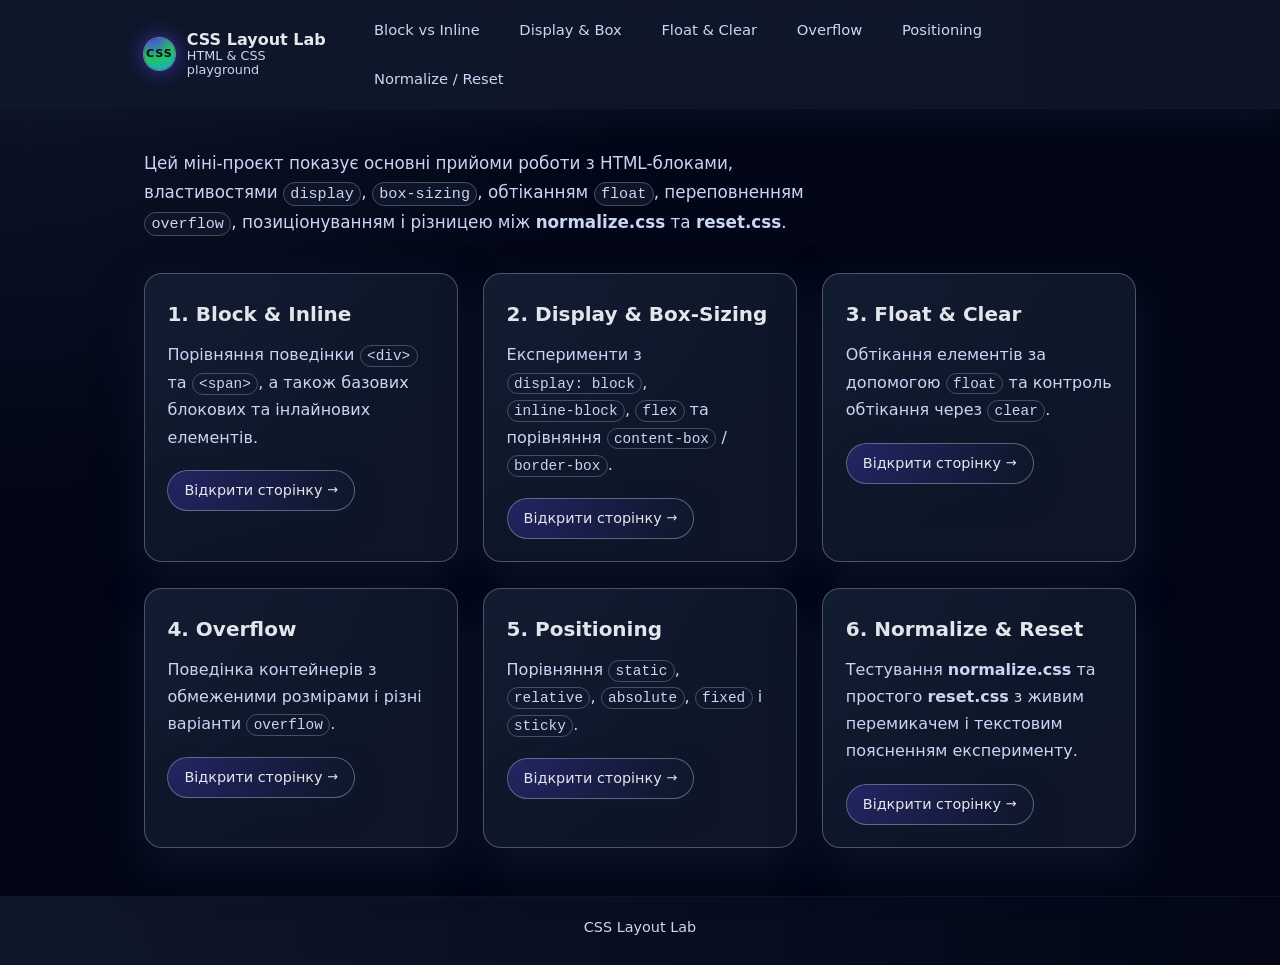
<file: index.html>
<!DOCTYPE html>
<html lang="uk">
<head>
    <meta charset="UTF-8" />
    <title>CSS Layout Lab – Overview</title>
    <meta name="viewport" content="width=device-width, initial-scale=1" />
    <link rel="stylesheet" href="css/styles.css" />
</head>
<body>
<div class="site-shell">
    <header class="site-header">
        <div class="nav-inner">
            <a href="index.html" class="brand">
                <div class="brand-mark">CSS</div>
                <div class="brand-text">
                    <span class="brand-title">CSS Layout Lab</span>
                    <span class="brand-subtitle">HTML &amp; CSS playground</span>
                </div>
            </a>
            <nav class="nav-links">
                <a href="blocks-inline.html">Block vs Inline</a>
                <a href="display-box-sizing.html">Display &amp; Box</a>
                <a href="float-clear.html">Float &amp; Clear</a>
                <a href="overflow.html">Overflow</a>
                <a href="positioning.html">Positioning</a>
                <a href="normalize-reset.html">Normalize / Reset</a>
            </nav>
        </div>
    </header>

    <main class="page-main">
        <section class="page-header">
            <p class="page-intro">
                Цей міні-проєкт показує основні прийоми роботи з HTML-блоками,
                властивостями <code class="code-inline">display</code>,
                <code class="code-inline">box-sizing</code>, обтіканням
                <code class="code-inline">float</code>, переповненням
                <code class="code-inline">overflow</code>, позиціонуванням
                і різницею між <strong>normalize.css</strong> та
                <strong>reset.css</strong>.
            </p>
        </section>

        <section class="cards-grid">
            <article class="card">
                <h2 class="card-title">1. Block &amp; Inline</h2>
                <p class="card-text">
                    Порівняння поведінки <code class="code-inline">&lt;div&gt;</code> та
                    <code class="code-inline">&lt;span&gt;</code>, а також базових
                    блокових та інлайнових елементів.
                </p>
                <a class="card-link" href="blocks-inline.html">Відкрити сторінку</a>
            </article>

            <article class="card">
                <h2 class="card-title">2. Display &amp; Box-Sizing</h2>
                <p class="card-text">
                    Експерименти з<br>
                    <code class="code-inline">display: block</code>,<br>
                    <code class="code-inline">inline-block</code>,
                    <code class="code-inline">flex</code> та порівняння
                    <code class="code-inline">content-box</code> /
                    <code class="code-inline">border-box</code>.
                </p>
                <a class="card-link" href="display-box-sizing.html">Відкрити сторінку</a>
            </article>

            <article class="card">
                <h2 class="card-title">3. Float &amp; Clear</h2>
                <p class="card-text">
                    Обтікання елементів за допомогою
                    <code class="code-inline">float</code> та контроль обтікання
                    через <code class="code-inline">clear</code>.
                </p>
                <a class="card-link" href="float-clear.html">Відкрити сторінку</a>
            </article>

            <article class="card">
                <h2 class="card-title">4. Overflow</h2>
                <p class="card-text">
                    Поведінка контейнерів з обмеженими розмірами і різні варіанти
                    <code class="code-inline">overflow</code>.
                </p>
                <a class="card-link" href="overflow.html">Відкрити сторінку</a>
            </article>

            <article class="card">
                <h2 class="card-title">5. Positioning</h2>
                <p class="card-text">
                    Порівняння <code class="code-inline">static</code>,
                    <code class="code-inline">relative</code>,
                    <code class="code-inline">absolute</code>,
                    <code class="code-inline">fixed</code> і
                    <code class="code-inline">sticky</code>.
                </p>
                <a class="card-link" href="positioning.html">Відкрити сторінку</a>
            </article>

            <article class="card">
                <h2 class="card-title">6. Normalize &amp; Reset</h2>
                <p class="card-text">
                    Тестування <strong>normalize.css</strong> та простого
                    <strong>reset.css</strong> з живим перемикачем і текстовим
                    поясненням експерименту.
                </p>
                <a class="card-link" href="normalize-reset.html">Відкрити сторінку</a>
            </article>
        </section>
    </main>

    <footer class="site-footer">
        <p class="footer-text">CSS Layout Lab</p>
    </footer>
</div>
</body>
</html>
</file>
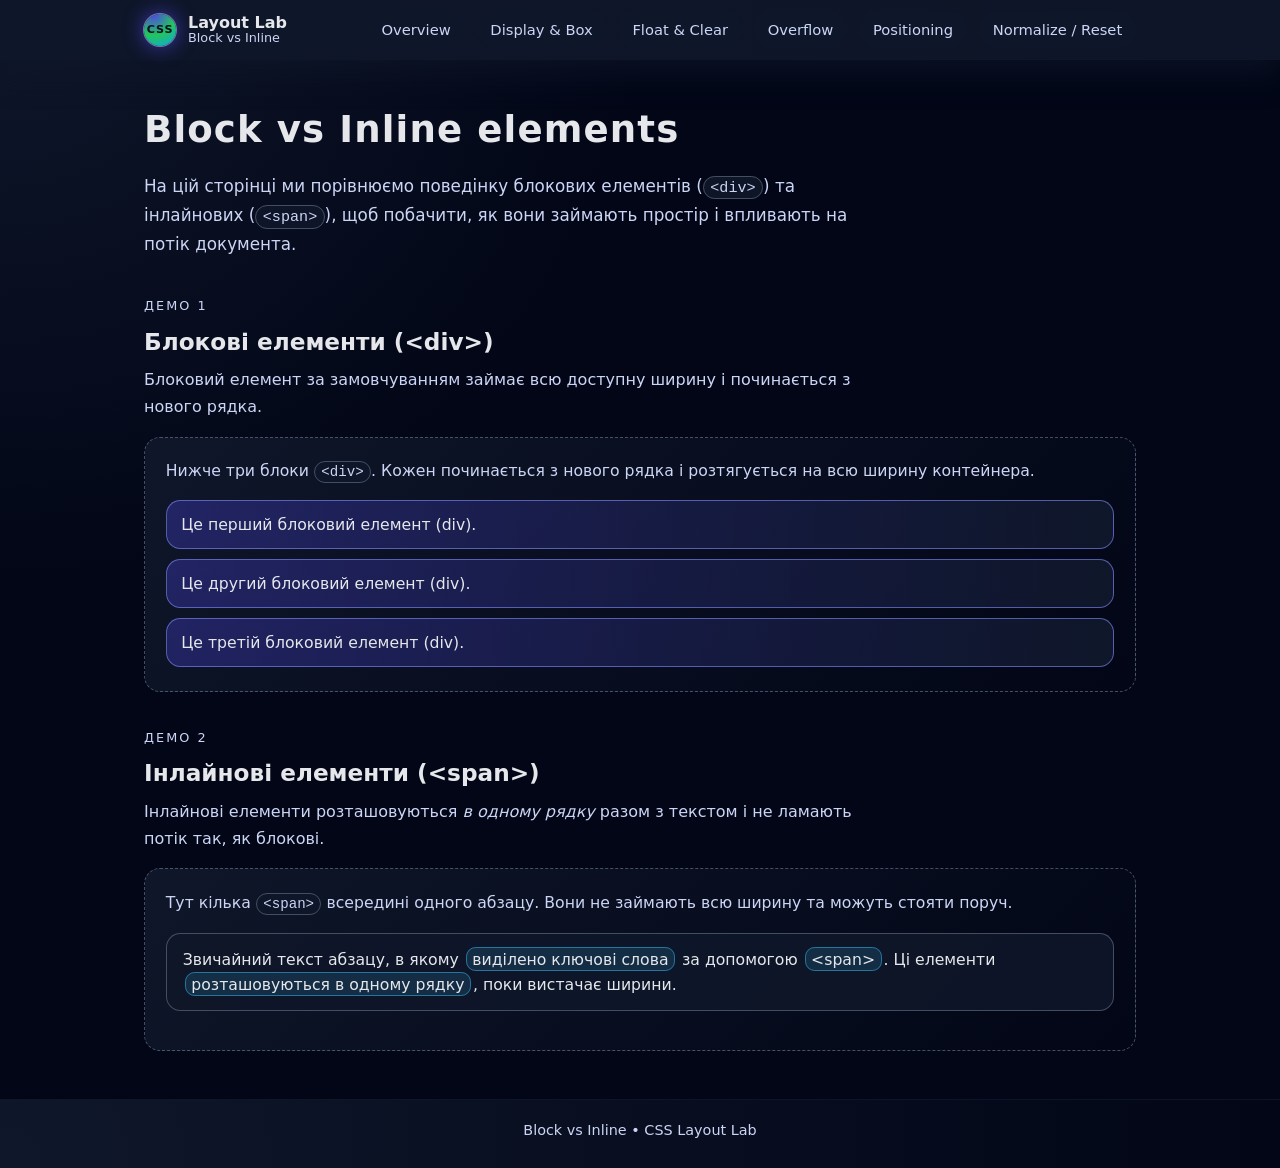
<file: blocks-inline.html>
<!DOCTYPE html>
<html lang="uk">
<head>
    <meta charset="UTF-8" />
    <title>Block vs Inline – CSS Layout Lab</title>
    <meta name="viewport" content="width=device-width, initial-scale=1" />
    <link rel="stylesheet" href="css/styles.css" />
</head>
<body>
<div class="site-shell">
    <header class="site-header">
        <div class="nav-inner">
            <a href="index.html" class="brand">
                <div class="brand-mark">CSS</div>
                <div class="brand-text">
                    <span class="brand-title">Layout Lab</span>
                    <span class="brand-subtitle">Block vs Inline</span>
                </div>
            </a>
            <nav class="nav-links">
                <a href="index.html">Overview</a>
                <a href="display-box-sizing.html">Display &amp; Box</a>
                <a href="float-clear.html">Float &amp; Clear</a>
                <a href="overflow.html">Overflow</a>
                <a href="positioning.html">Positioning</a>
                <a href="normalize-reset.html">Normalize / Reset</a>
            </nav>
        </div>
    </header>

    <main class="page-main">
        <section class="page-header">
            <h1 class="page-title">Block vs Inline elements</h1>
            <p class="page-intro">
                На цій сторінці ми порівнюємо поведінку блокових елементів
                (<code class="code-inline">&lt;div&gt;</code>) та інлайнових
                (<code class="code-inline">&lt;span&gt;</code>), щоб побачити,
                як вони займають простір і впливають на потік документа.
            </p>
        </section>

        <section class="demo-section">
            <div class="demo-label">Демо 1</div>
            <h2 class="section-title">Блокові елементи (&lt;div&gt;)</h2>
            <p class="section-subtitle">
                Блоковий елемент за замовчуванням займає всю доступну ширину
                і починається з нового рядка.
            </p>
            <div class="demo-area">
                <p class="demo-caption">
                    Нижче три блоки <code class="code-inline">&lt;div&gt;</code>.
                    Кожен починається з нового рядка і розтягується на всю ширину контейнера.
                </p>
                <div class="block-row">
                    <div class="block-demo-box">Це перший блоковий елемент (div).</div>
                    <div class="block-demo-box">Це другий блоковий елемент (div).</div>
                    <div class="block-demo-box">Це третій блоковий елемент (div).</div>
                </div>
            </div>
        </section>

        <section class="demo-section">
            <div class="demo-label">Демо 2</div>
            <h2 class="section-title">Інлайнові елементи (&lt;span&gt;)</h2>
            <p class="section-subtitle">
                Інлайнові елементи розташовуються <em>в одному рядку</em> разом з текстом
                і не ламають потік так, як блокові.
            </p>
            <div class="demo-area">
                <p class="demo-caption">
                    Тут кілька <code class="code-inline">&lt;span&gt;</code> всередині
                    одного абзацу. Вони не займають всю ширину та можуть стояти поруч.
                </p>
                <p class="inline-demo-text">
                    Звичайний текст абзацу, в якому
                    <span class="inline-demo-span">виділено ключові слова</span>
                    за допомогою
                    <span class="inline-demo-span">&lt;span&gt;</span>. Ці елементи
                    <span class="inline-demo-span">розташовуються в одному рядку</span>,
                    поки вистачає ширини.
                </p>
            </div>
        </section>
    </main>

    <footer class="site-footer">
        <p class="footer-text">Block vs Inline • CSS Layout Lab</p>
    </footer>
</div>
</body>
</html>
</file>
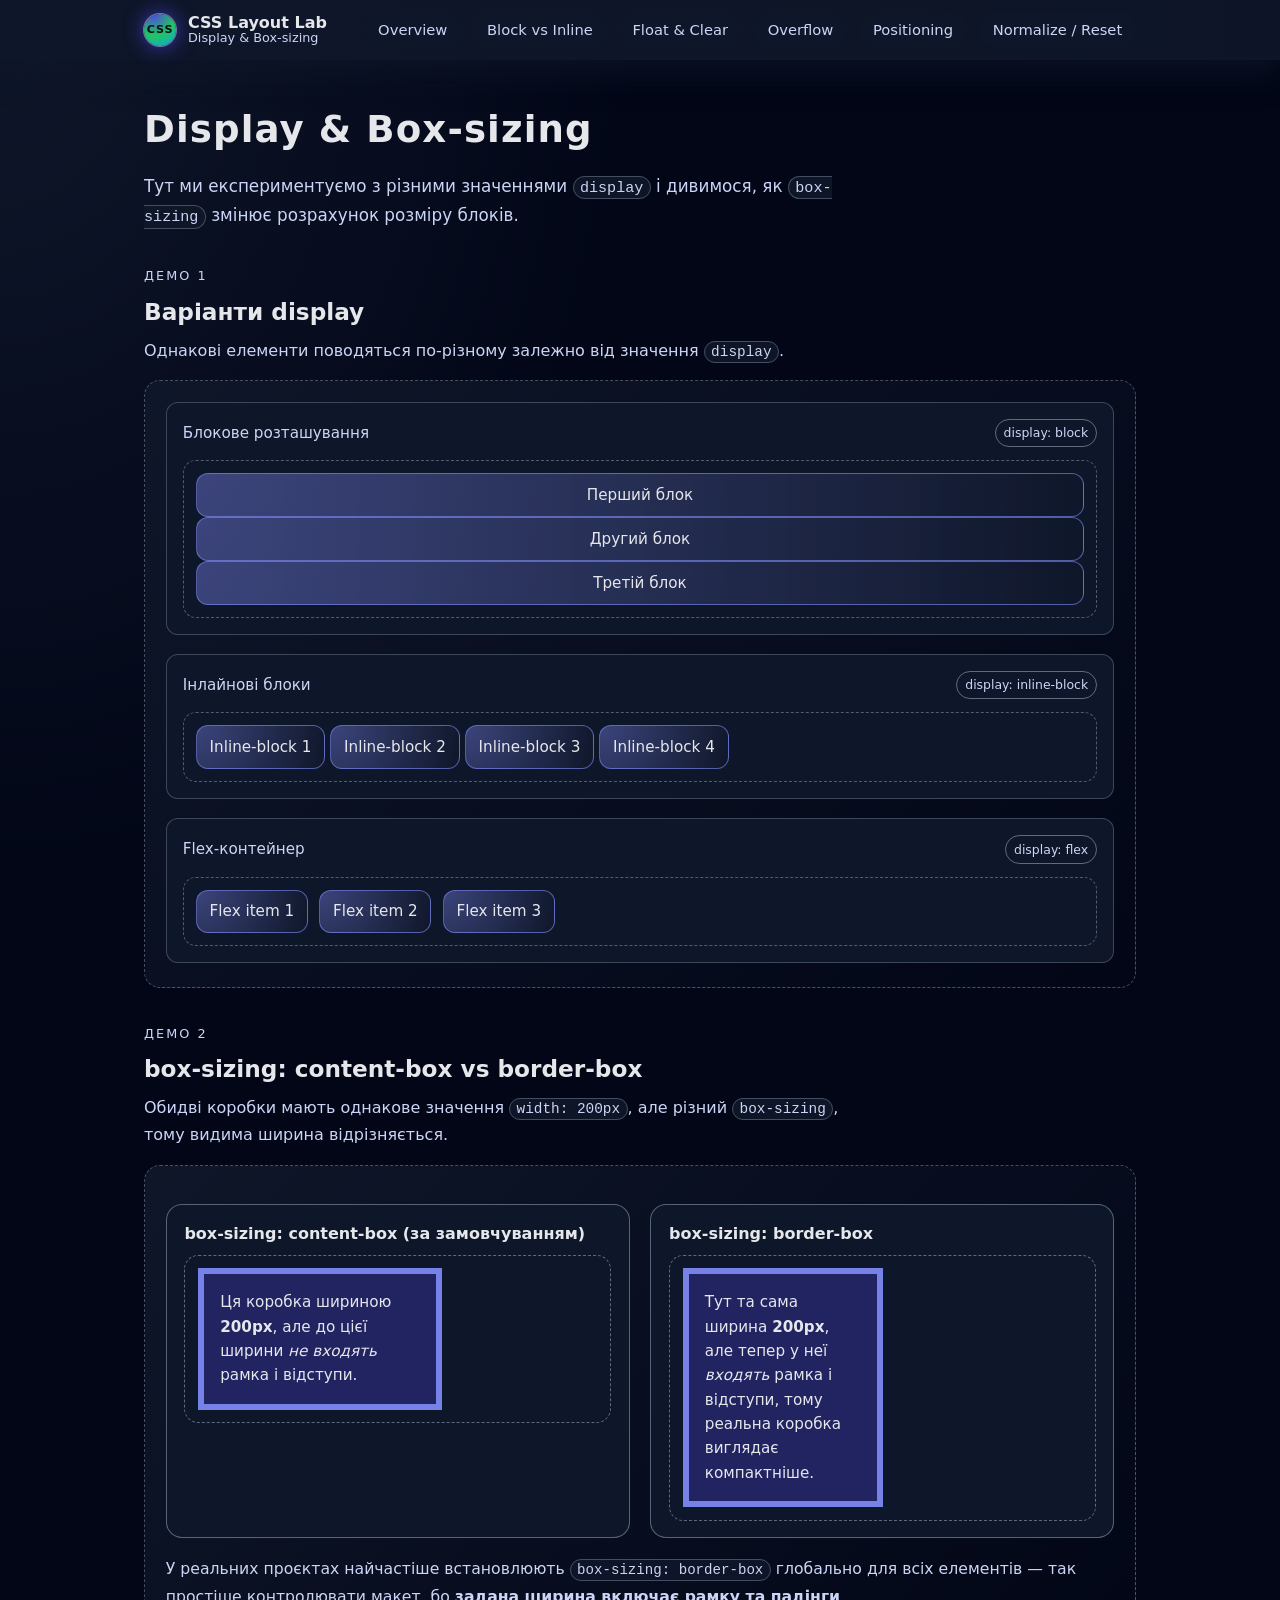
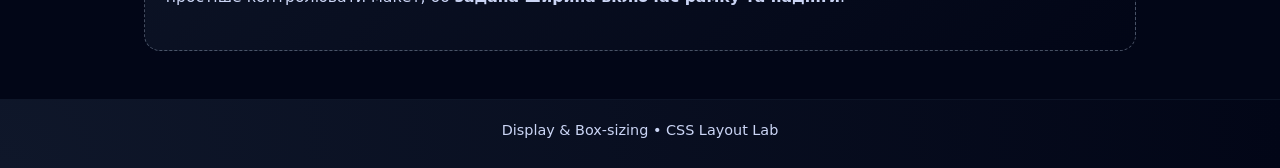
<file: display-box-sizing.html>
<!DOCTYPE html>
<html lang="uk">
<head>
    <meta charset="UTF-8" />
    <title>Display &amp; Box-sizing – CSS Layout Lab</title>
    <meta name="viewport" content="width=device-width, initial-scale=1" />
    <link rel="stylesheet" href="css/styles.css" />
</head>
<body>
<div class="site-shell">
    <header class="site-header">
        <div class="nav-inner">
            <a href="index.html" class="brand">
                <div class="brand-mark">CSS</div>
                <div class="brand-text">
                    <span class="brand-title">CSS Layout Lab</span>
                    <span class="brand-subtitle">Display &amp; Box-sizing</span>
                </div>
            </a>
            <nav class="nav-links">
                <a href="index.html">Overview</a>
                <a href="blocks-inline.html">Block vs Inline</a>
                <a href="float-clear.html">Float &amp; Clear</a>
                <a href="overflow.html">Overflow</a>
                <a href="positioning.html">Positioning</a>
                <a href="normalize-reset.html">Normalize / Reset</a>
            </nav>
        </div>
    </header>

    <main class="page-main">
        <section class="page-header">
            <h1 class="page-title">Display &amp; Box-sizing</h1>
            <p class="page-intro">
                Тут ми експериментуємо з різними значеннями
                <code class="code-inline">display</code> і дивимося, як
                <code class="code-inline">box-sizing</code> змінює розрахунок
                розміру блоків.
            </p>
        </section>

        <section class="demo-section">
            <div class="demo-label">Демо 1</div>
            <h2 class="section-title">Варіанти display</h2>
            <p class="section-subtitle">
                Однакові елементи поводяться по-різному залежно від значення
                <code class="code-inline">display</code>.
            </p>

            <div class="demo-area">
                <div class="display-grid">
                    <div class="display-row display-row--block">
                        <div class="display-row-header">
                            <span>Блокове розташування</span>
                            <span class="display-badge">display: block</span>
                        </div>
                        <div class="display-items">
                            <div class="display-item">Перший блок</div>
                            <div class="display-item">Другий блок</div>
                            <div class="display-item">Третій блок</div>
                        </div>
                    </div>

                    <div class="display-row display-row--inline-block">
                        <div class="display-row-header">
                            <span>Інлайнові блоки</span>
                            <span class="display-badge">display: inline-block</span>
                        </div>
                        <div class="display-items">
                            <div class="display-item">Inline-block 1</div>
                            <div class="display-item">Inline-block 2</div>
                            <div class="display-item">Inline-block 3</div>
                            <div class="display-item">Inline-block 4</div>
                        </div>
                    </div>

                    <div class="display-row display-row--flex">
                        <div class="display-row-header">
                            <span>Flex-контейнер</span>
                            <span class="display-badge">display: flex</span>
                        </div>
                        <div class="display-items">
                            <div class="display-item">Flex item 1</div>
                            <div class="display-item">Flex item 2</div>
                            <div class="display-item">Flex item 3</div>
                        </div>
                    </div>
                </div>
            </div>
        </section>

        <section class="demo-section">
            <div class="demo-label">Демо 2</div>
            <h2 class="section-title">box-sizing: content-box vs border-box</h2>
            <p class="section-subtitle">
                Обидві коробки мають однакове значення
                <code class="code-inline">width: 200px</code>, але різний
                <code class="code-inline">box-sizing</code>, тому видима ширина
                відрізняється.
            </p>

            <div class="demo-area">
                <div class="box-sizing-grid">
                    <div class="box-demo">
                        <h3 class="box-demo-title">box-sizing: content-box (за замовчуванням)</h3>
                        <div class="box-demo-inner">
                            <div class="box-demo-measured box-demo-measured--content">
                                Ця коробка шириною <strong>200px</strong>, але до цієї ширини
                                <em>не входять</em> рамка і відступи.
                            </div>
                        </div>
                    </div>

                    <div class="box-demo">
                        <h3 class="box-demo-title">box-sizing: border-box</h3>
                        <div class="box-demo-inner">
                            <div class="box-demo-measured box-demo-measured--border">
                                Тут та сама ширина <strong>200px</strong>, але тепер у неї
                                <em>входять</em> рамка і відступи, тому реальна коробка
                                виглядає компактніше.
                            </div>
                        </div>
                    </div>
                </div>

                <p class="experiment-text">
                    У реальних проєктах найчастіше встановлюють
                    <code class="code-inline">box-sizing: border-box</code> глобально
                    для всіх елементів — так простіше контролювати макет, бо
                    <strong>задана ширина включає рамку та падінги</strong>.
                </p>
            </div>
        </section>
    </main>

    <footer class="site-footer">
        <p class="footer-text">Display &amp; Box-sizing • CSS Layout Lab</p>
    </footer>
</div>
</body>
</html>
</file>
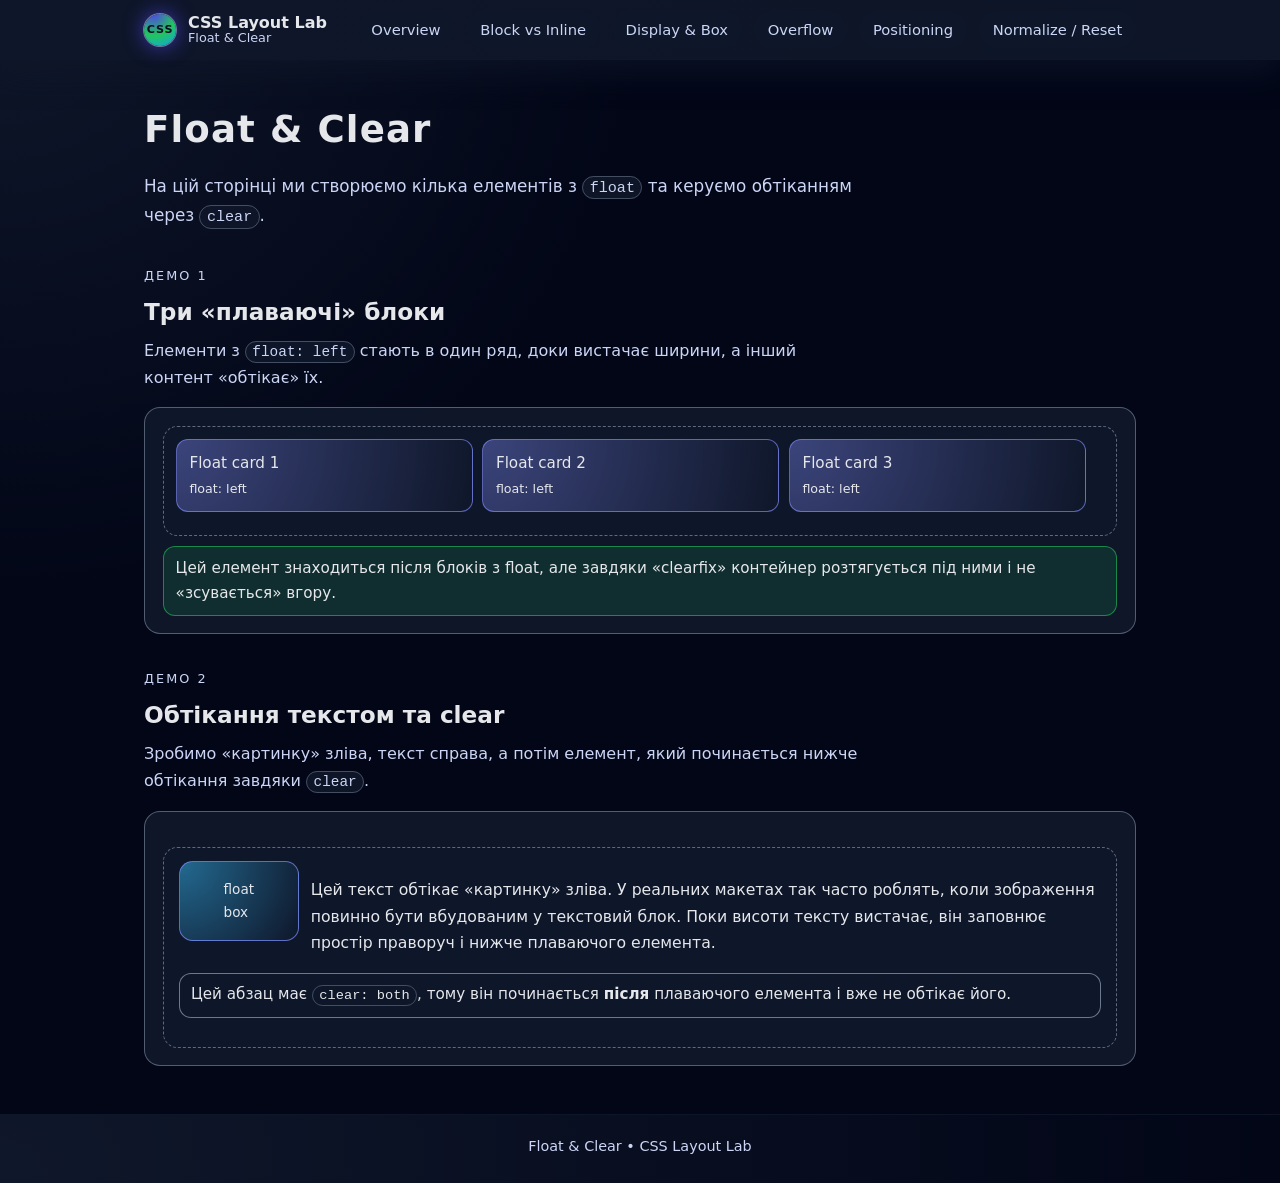
<file: float-clear.html>
<!DOCTYPE html>
<html lang="uk">
<head>
    <meta charset="UTF-8" />
    <title>Float &amp; Clear – CSS Layout Lab</title>
    <meta name="viewport" content="width=device-width, initial-scale=1" />
    <link rel="stylesheet" href="css/styles.css" />
</head>
<body>
<div class="site-shell">
    <header class="site-header">
        <div class="nav-inner">
            <a href="index.html" class="brand">
                <div class="brand-mark">CSS</div>
                <div class="brand-text">
                    <span class="brand-title">CSS Layout Lab</span>
                    <span class="brand-subtitle">Float &amp; Clear</span>
                </div>
            </a>
            <nav class="nav-links">
                <a href="index.html">Overview</a>
                <a href="blocks-inline.html">Block vs Inline</a>
                <a href="display-box-sizing.html">Display &amp; Box</a>
                <a href="overflow.html">Overflow</a>
                <a href="positioning.html">Positioning</a>
                <a href="normalize-reset.html">Normalize / Reset</a>
            </nav>
        </div>
    </header>

    <main class="page-main">
        <section class="page-header">
            <h1 class="page-title">Float &amp; Clear</h1>
            <p class="page-intro">
                На цій сторінці ми створюємо кілька елементів з
                <code class="code-inline">float</code> та керуємо обтіканням
                через <code class="code-inline">clear</code>.
            </p>
        </section>

        <section class="demo-section">
            <div class="demo-label">Демо 1</div>
            <h2 class="section-title">Три «плаваючі» блоки</h2>
            <p class="section-subtitle">
                Елементи з <code class="code-inline">float: left</code> стають
                в один ряд, доки вистачає ширини, а інший контент «обтікає» їх.
            </p>

            <div class="demo-area float-demo">
                <div class="float-cards">
                    <div class="float-card">Float card 1<br /><small>float: left</small></div>
                    <div class="float-card">Float card 2<br /><small>float: left</small></div>
                    <div class="float-card">Float card 3<br /><small>float: left</small></div>
                </div>
                <div class="float-clear-target">
                    Цей елемент знаходиться після блоків з float, але завдяки
                    «clearfix» контейнер розтягується під ними і не «зсувається» вгору.
                </div>
            </div>
        </section>

        <section class="demo-section">
            <div class="demo-label">Демо 2</div>
            <h2 class="section-title">Обтікання текстом та clear</h2>
            <p class="section-subtitle">
                Зробимо «картинку» зліва, текст справа, а потім елемент, який
                починається нижче обтікання завдяки <code class="code-inline">clear</code>.
            </p>

            <div class="demo-area float-demo">
                <div class="float-image-container">
                    <div class="float-image-box">
                        float<br />box
                    </div>
                    <p>
                        Цей текст обтікає «картинку» зліва. У реальних макетах
                        так часто роблять, коли зображення повинно бути вбудованим
                        у текстовий блок. Поки висоти тексту вистачає, він заповнює
                        простір праворуч і нижче плаваючого елемента.
                    </p>
                    <p class="text-after-clear">
                        Цей абзац має <code class="code-inline">clear: both</code>,
                        тому він починається <strong>після</strong> плаваючого
                        елемента і вже не обтікає його.
                    </p>
                </div>
            </div>
        </section>
    </main>

    <footer class="site-footer">
        <p class="footer-text">Float &amp; Clear • CSS Layout Lab</p>
    </footer>
</div>
</body>
</html>
</file>
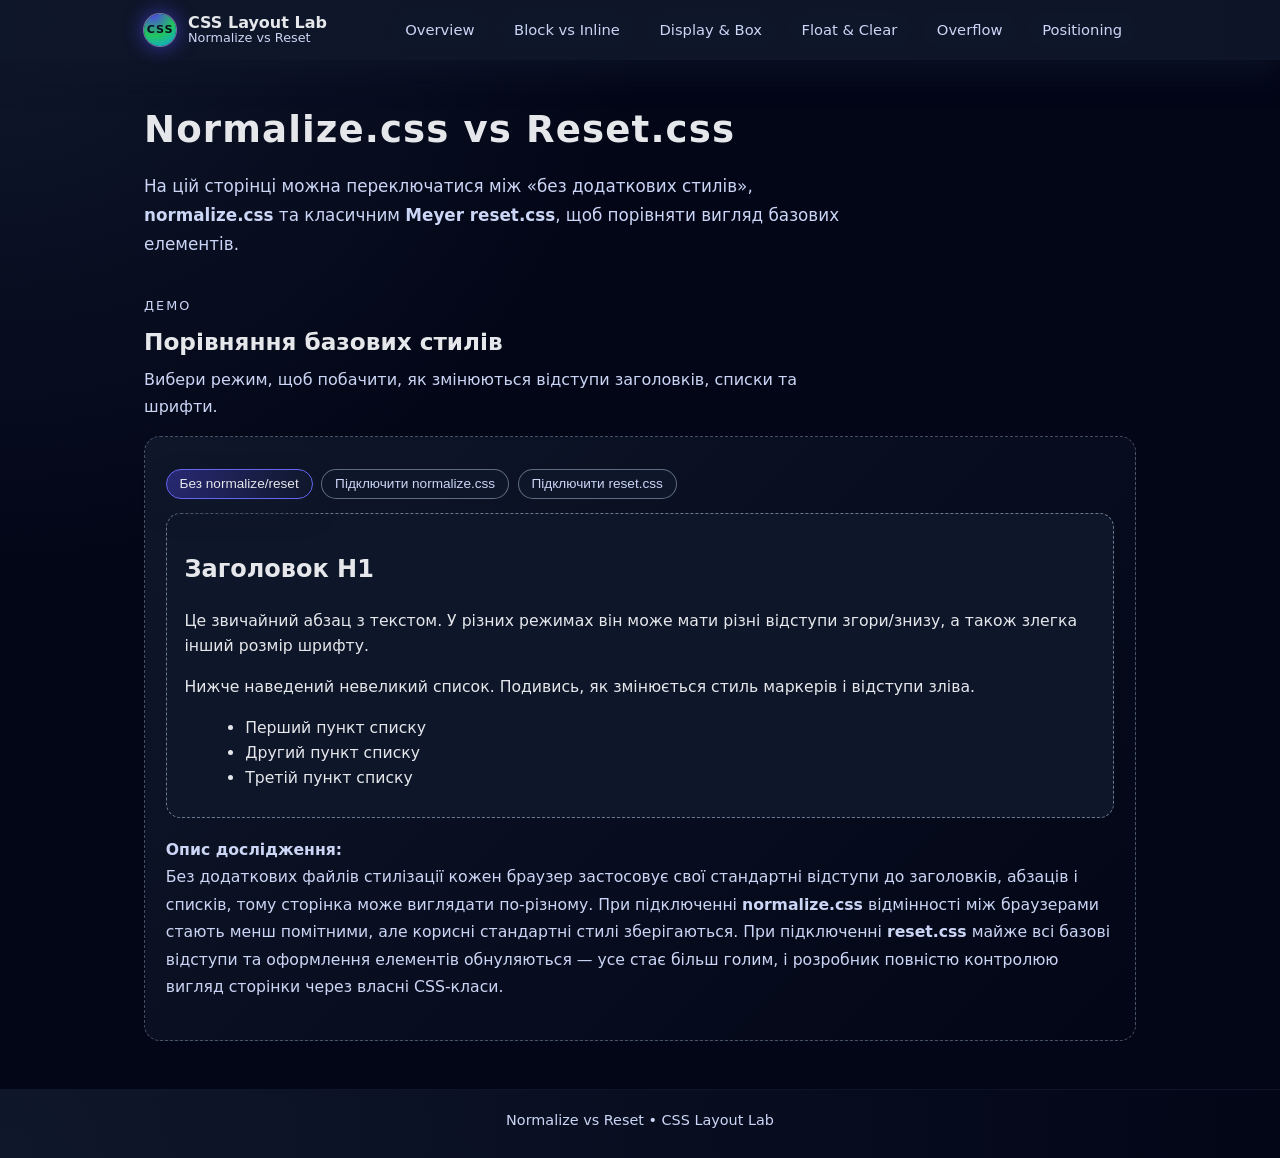
<file: normalize-reset.html>
<!DOCTYPE html>
<html lang="uk">
<head>
    <meta charset="UTF-8" />
    <title>Normalize vs Reset – CSS Layout Lab</title>
    <meta name="viewport" content="width=device-width, initial-scale=1" />
    <link id="normalizeStylesheet" rel="stylesheet" href="css/normalize.css" disabled>
    <link id="resetStylesheet" rel="stylesheet" href="css/reset.css" disabled>
    <link rel="stylesheet" href="css/styles.css" />
</head>
<body>
<div class="site-shell">
    <header class="site-header">
        <div class="nav-inner">
            <a href="index.html" class="brand">
                <div class="brand-mark">CSS</div>
                <div class="brand-text">
                    <span class="brand-title">CSS Layout Lab</span>
                    <span class="brand-subtitle">Normalize vs Reset</span>
                </div>
            </a>
            <nav class="nav-links">
                <a href="index.html">Overview</a>
                <a href="blocks-inline.html">Block vs Inline</a>
                <a href="display-box-sizing.html">Display &amp; Box</a>
                <a href="float-clear.html">Float &amp; Clear</a>
                <a href="overflow.html">Overflow</a>
                <a href="positioning.html">Positioning</a>
            </nav>
        </div>
    </header>

    <main class="page-main">
        <section class="page-header">
            <h1 class="page-title">Normalize.css vs Reset.css</h1>
            <p class="page-intro">
                На цій сторінці можна переключатися між «без додаткових стилів»,
                <strong>normalize.css</strong> та класичним <strong>Meyer reset.css</strong>,
                щоб порівняти вигляд базових елементів.
            </p>
        </section>

        <section class="demo-section">
            <div class="demo-label">Демо</div>
            <h2 class="section-title">Порівняння базових стилів</h2>
            <p class="section-subtitle">
                Вибери режим, щоб побачити, як змінюються відступи заголовків,
                списки та шрифти.
            </p>

            <div class="demo-area">
                <div class="normalize-controls">
                    <button class="normalize-button normalize-button--active" data-mode="none">
                        Без normalize/reset
                    </button>
                    <button class="normalize-button" data-mode="normalize">
                        Підключити normalize.css
                    </button>
                    <button class="normalize-button" data-mode="reset">
                        Підключити reset.css
                    </button>
                </div>

                <div class="normalize-sample">
                    <h1>Заголовок H1</h1>
                    <p>
                        Це звичайний абзац з текстом. У різних режимах він може мати різні
                        відступи згори/знизу, а також злегка інший розмір шрифту.
                    </p>
                    <p>
                        Нижче наведений невеликий список. Подивись, як змінюється стиль
                        маркерів і відступи зліва.
                    </p>
                    <ul>
                        <li>Перший пункт списку</li>
                        <li>Другий пункт списку</li>
                        <li>Третій пункт списку</li>
                    </ul>
                </div>

                <p class="experiment-text">
                    <strong>Опис дослідження:</strong><br />
                    Без додаткових файлів стилізації кожен браузер застосовує свої
                    стандартні відступи до заголовків, абзаців і списків, тому
                    сторінка може виглядати по-різному. При підключенні
                    <strong>normalize.css</strong> відмінності між браузерами стають
                    менш помітними, але корисні стандартні стилі зберігаються.
                    При підключенні <strong>reset.css</strong> майже всі базові
                    відступи та оформлення елементів обнуляються — усе стає більш
                    голим, і розробник повністю контролюю вигляд сторінки через власні CSS-класи.
                </p>
            </div>
        </section>
    </main>

    <footer class="site-footer">
        <p class="footer-text">Normalize vs Reset • CSS Layout Lab</p>
    </footer>
</div>

<script>
    (function () {
        const normalizeLink = document.getElementById('normalizeStylesheet');
        const resetLink = document.getElementById('resetStylesheet');
        const buttons = document.querySelectorAll('.normalize-button');

        function setMode(mode) {
            if (mode === 'normalize') {
                normalizeLink.disabled = false;
                resetLink.disabled = true;
            } else if (mode === 'reset') {
                normalizeLink.disabled = true;
                resetLink.disabled = false;
            } else {
                normalizeLink.disabled = true;
                resetLink.disabled = true;
            }

            buttons.forEach(btn => {
                if (btn.dataset.mode === mode) {
                    btn.classList.add('normalize-button--active');
                } else {
                    btn.classList.remove('normalize-button--active');
                }
            });
        }

        buttons.forEach(btn => {
            btn.addEventListener('click', () => {
                setMode(btn.dataset.mode);
            });
        });
    })();
</script>
</body>
</html>
</file>
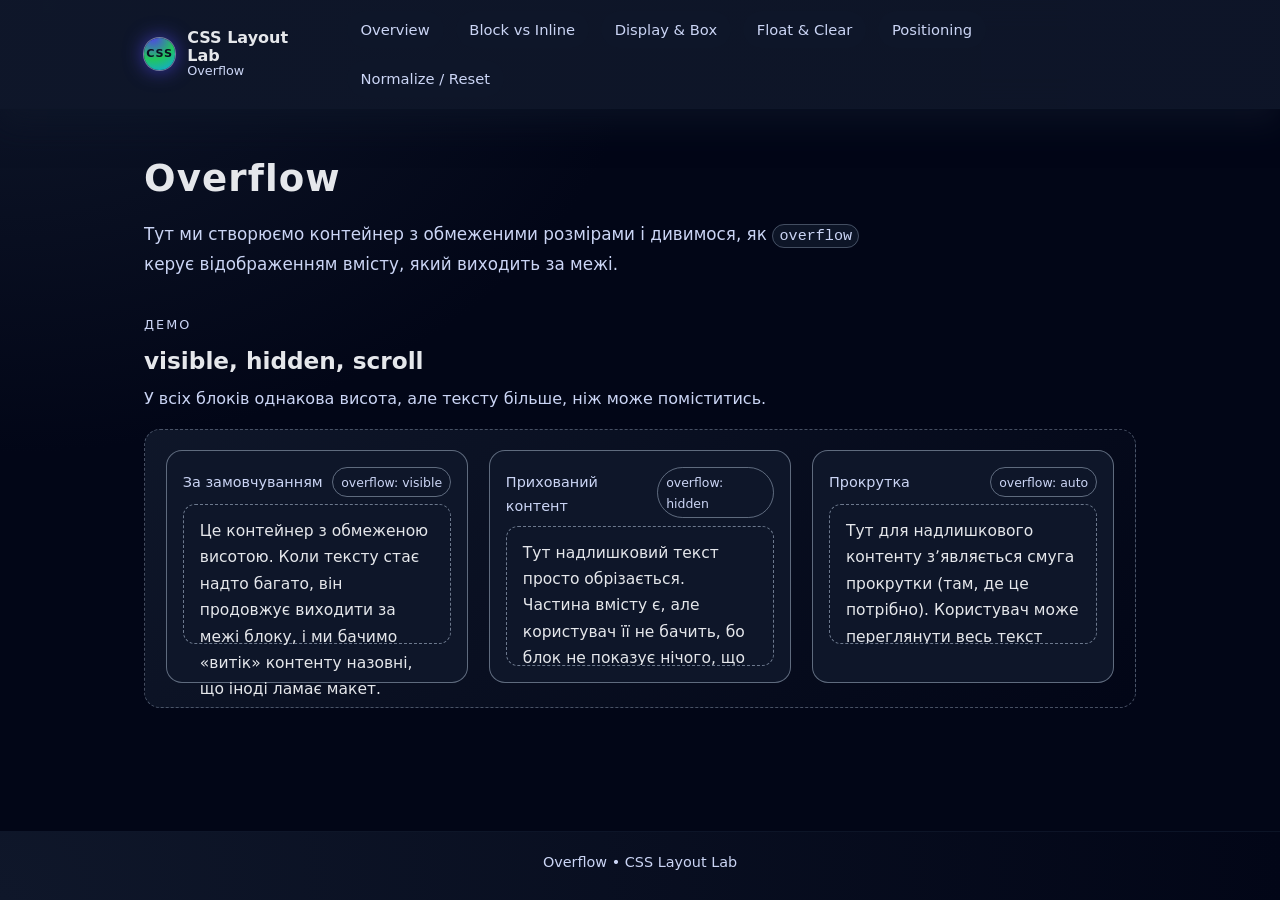
<file: overflow.html>
<!DOCTYPE html>
<html lang="uk">
<head>
    <meta charset="UTF-8" />
    <title>Overflow – CSS Layout Lab</title>
    <meta name="viewport" content="width=device-width, initial-scale=1" />
    <link rel="stylesheet" href="css/styles.css" />
</head>
<body>
<div class="site-shell">
    <header class="site-header">
        <div class="nav-inner">
            <a href="index.html" class="brand">
                <div class="brand-mark">CSS</div>
                <div class="brand-text">
                    <span class="brand-title">CSS Layout Lab</span>
                    <span class="brand-subtitle">Overflow</span>
                </div>
            </a>
            <nav class="nav-links">
                <a href="index.html">Overview</a>
                <a href="blocks-inline.html">Block vs Inline</a>
                <a href="display-box-sizing.html">Display &amp; Box</a>
                <a href="float-clear.html">Float &amp; Clear</a>
                <a href="positioning.html">Positioning</a>
                <a href="normalize-reset.html">Normalize / Reset</a>
            </nav>
        </div>
    </header>

    <main class="page-main">
        <section class="page-header">
            <h1 class="page-title">Overflow</h1>
            <p class="page-intro">
                Тут ми створюємо контейнер з обмеженими розмірами і дивимося,
                як <code class="code-inline">overflow</code> керує відображенням
                вмісту, який виходить за межі.
            </p>
        </section>

        <section class="demo-section">
            <div class="demo-label">Демо</div>
            <h2 class="section-title">visible, hidden, scroll</h2>
            <p class="section-subtitle">
                У всіх блоків однакова висота, але тексту більше, ніж може поміститись.
            </p>

            <div class="demo-area">
                <div class="overflow-grid">
                    <div class="overflow-box">
                        <div class="overflow-box-header">
                            <span>За замовчуванням</span>
                            <span class="display-badge">overflow: visible</span>
                        </div>
                        <div class="overflow-content overflow-content--visible">
                            Це контейнер з обмеженою висотою. Коли тексту стає надто багато,
                            він продовжує виходити за межі блоку, і ми бачимо «витік» контенту
                            назовні, що іноді ламає макет.
                        </div>
                    </div>

                    <div class="overflow-box">
                        <div class="overflow-box-header">
                            <span>Прихований контент</span>
                            <span class="display-badge">overflow: hidden</span>
                        </div>
                        <div class="overflow-content overflow-content--hidden">
                            Тут надлишковий текст просто обрізається. Частина вмісту є,
                            але користувач її не бачить, бо блок не показує нічого, що
                            виходить за його кордони. У деяких випадках це потрібно
                            для чистого, «зрізаного» дизайну.
                        </div>
                    </div>

                    <div class="overflow-box">
                        <div class="overflow-box-header">
                            <span>Прокрутка</span>
                            <span class="display-badge">overflow: auto</span>
                        </div>
                        <div class="overflow-content overflow-content--scroll">
                            Тут для надлишкового контенту зʼявляється смуга прокрутки
                            (там, де це потрібно). Користувач може переглянути весь текст
                            всередині контейнера, але сам контейнер зберігає фіксовану
                            висоту і не розтягує макет. Такий підхід часто використовують
                            для списків, таблиць і бокових панелей.
                        </div>
                    </div>
                </div>
            </div>
        </section>
    </main>

    <footer class="site-footer">
        <p class="footer-text">Overflow • CSS Layout Lab</p>
    </footer>
</div>
</body>
</html>
</file>
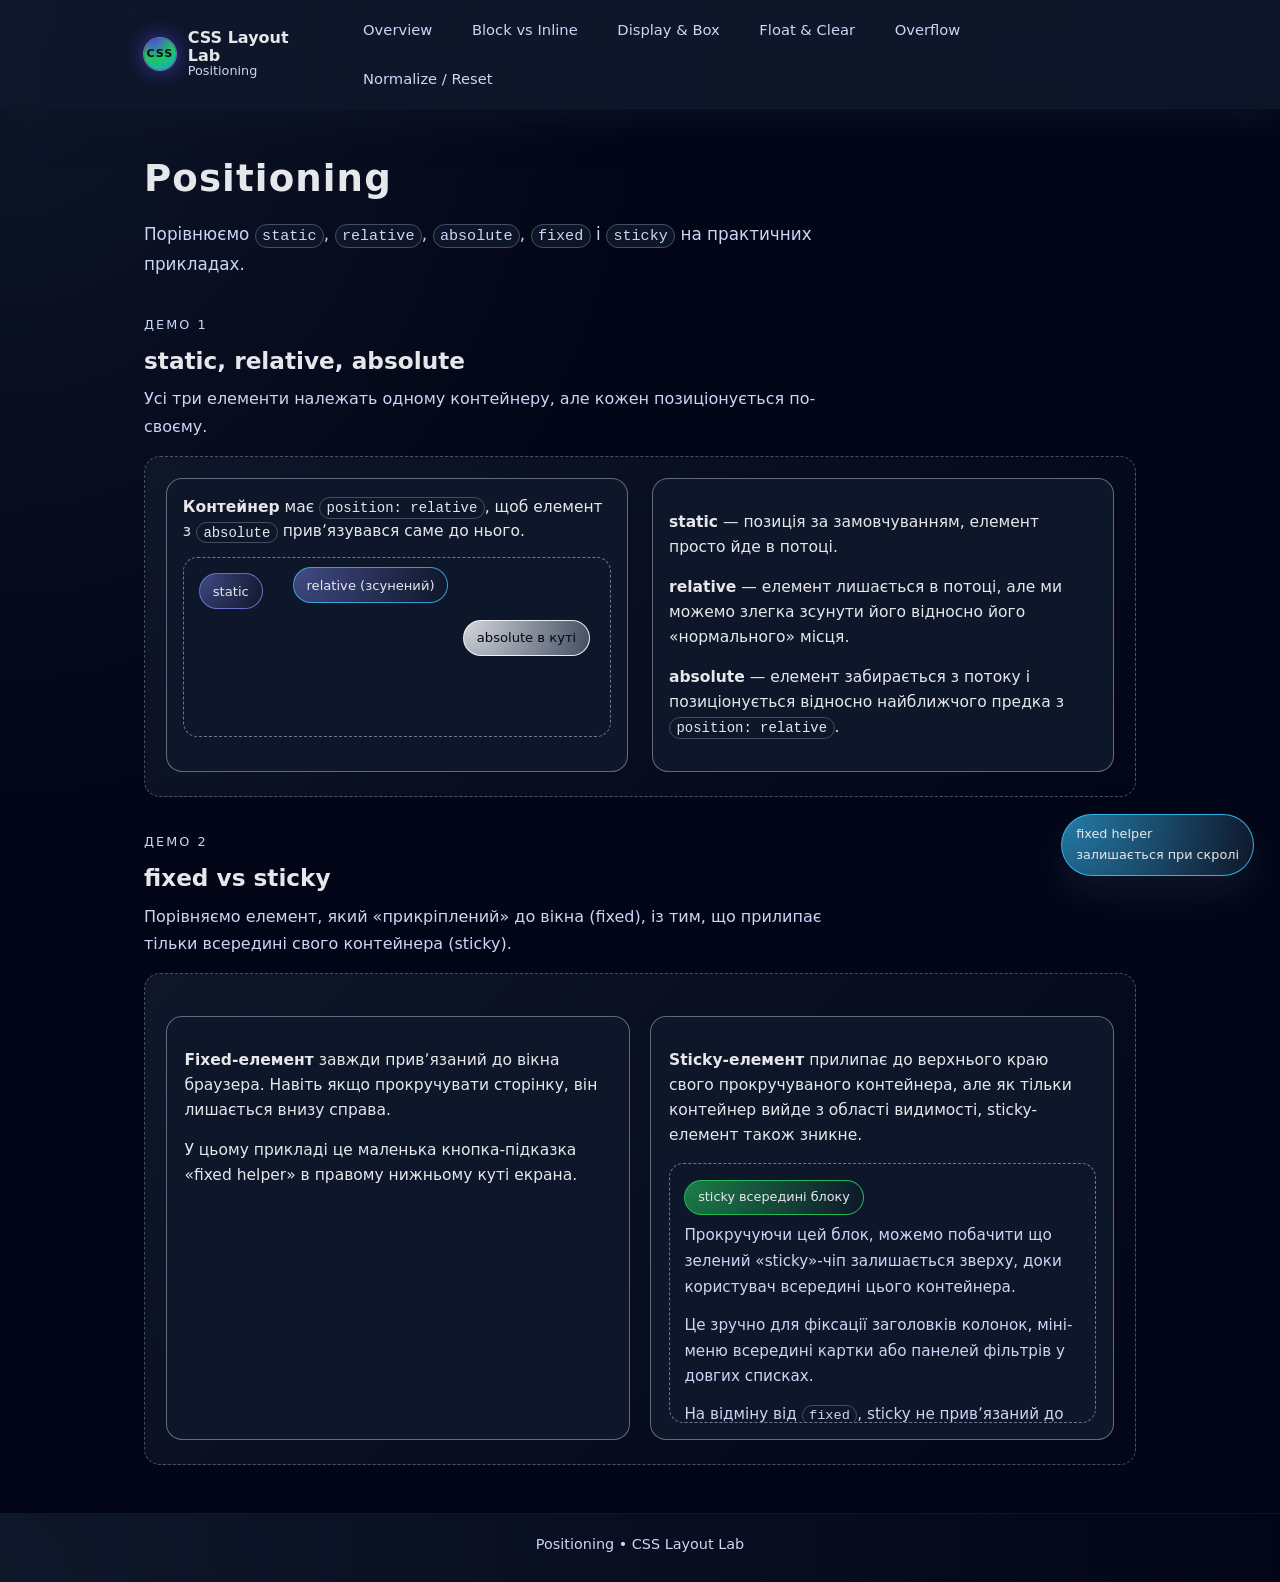
<file: positioning.html>
<!DOCTYPE html>
<html lang="uk">
<head>
    <meta charset="UTF-8" />
    <title>Positioning – CSS Layout Lab</title>
    <meta name="viewport" content="width=device-width, initial-scale=1" />
    <link rel="stylesheet" href="css/styles.css" />
</head>
<body>
<div class="site-shell">
    <header class="site-header">
        <div class="nav-inner">
            <a href="index.html" class="brand">
                <div class="brand-mark">CSS</div>
                <div class="brand-text">
                    <span class="brand-title">CSS Layout Lab</span>
                    <span class="brand-subtitle">Positioning</span>
                </div>
            </a>
            <nav class="nav-links">
                <a href="index.html">Overview</a>
                <a href="blocks-inline.html">Block vs Inline</a>
                <a href="display-box-sizing.html">Display &amp; Box</a>
                <a href="float-clear.html">Float &amp; Clear</a>
                <a href="overflow.html">Overflow</a>
                <a href="normalize-reset.html">Normalize / Reset</a>
            </nav>
        </div>
    </header>

    <main class="page-main">
        <section class="page-header">
            <h1 class="page-title">Positioning</h1>
            <p class="page-intro">
                Порівнюємо <code class="code-inline">static</code>,
                <code class="code-inline">relative</code>,
                <code class="code-inline">absolute</code>,
                <code class="code-inline">fixed</code> і
                <code class="code-inline">sticky</code> на практичних прикладах.
            </p>
        </section>

        <section class="demo-section">
            <div class="demo-label">Демо 1</div>
            <h2 class="section-title">static, relative, absolute</h2>
            <p class="section-subtitle">
                Усі три елементи належать одному контейнеру, але кожен позиціонується
                по-своєму.
            </p>

            <div class="demo-area">
                <div class="position-grid">
                    <div class="position-box">
                        <strong>Контейнер</strong> має
                        <code class="code-inline">position: relative</code>, щоб елемент з
                        <code class="code-inline">absolute</code> привʼязувався саме до нього.
                        <div class="position-stage">
                            <span class="pos-chip pos-chip--static">static</span>
                            <span class="pos-chip pos-chip--relative">relative (зсунений)</span>
                            <span class="pos-chip pos-chip--absolute">absolute в куті</span>
                        </div>
                    </div>

                    <div class="position-box">
                        <p>
                            <strong>static</strong> — позиція за замовчуванням, елемент
                            просто йде в потоці.
                        </p>
                        <p>
                            <strong>relative</strong> — елемент лишається в потоці, але ми
                            можемо злегка зсунути його відносно його «нормального» місця.
                        </p>
                        <p>
                            <strong>absolute</strong> — елемент забирається з потоку і
                            позиціонується відносно найближчого предка з
                            <code class="code-inline">position: relative</code>.
                        </p>
                    </div>
                </div>
            </div>
        </section>

        <section class="demo-section">
            <div class="demo-label">Демо 2</div>
            <h2 class="section-title">fixed vs sticky</h2>
            <p class="section-subtitle">
                Порівняємо елемент, який «прикріплений» до вікна (fixed), із тим,
                що прилипає тільки всередині свого контейнера (sticky).
            </p>

            <div class="demo-area">
                <div class="fixed-vs-sticky">
                    <div class="fixed-note">
                        <p>
                            <strong>Fixed-елемент</strong> завжди привʼязаний до вікна
                            браузера. Навіть якщо прокручувати сторінку, він лишається
                            внизу справа.
                        </p>
                        <p>
                            У цьому прикладі це маленька кнопка-підказка
                            «fixed helper» в правому нижньому куті екрана.
                        </p>
                    </div>

                    <div class="sticky-note-container">
                        <p>
                            <strong>Sticky-елемент</strong> прилипає до верхнього краю
                            свого прокручуваного контейнера, але як тільки контейнер
                            вийде з області видимості, sticky-елемент також зникне.
                        </p>
                        <div class="sticky-scroll">
                            <div class="sticky-chip">sticky всередині блоку</div>
                            <p>
                                Прокручуючи цей блок, можемо побачити що зелений «sticky»-чіп
                                залишається зверху, доки користувач всередині цього контейнера.
                            </p>
                            <p>
                                Це зручно для фіксації заголовків колонок, міні-меню
                                всередині картки або панелей фільтрів у довгих списках.
                            </p>
                            <p>
                                На відміну від <code class="code-inline">fixed</code>, sticky
                                не привʼязаний до всього вікна, лише до батьківського блоку.
                            </p>
                            <p>
                                Таким чином, <strong>fixed</strong> більше підходить
                                для глобальної навігації/кнопок, а
                                <strong>sticky</strong> — для локального контексту.
                            </p>
                        </div>
                    </div>
                </div>

                <div class="fixed-chip">
                    fixed helper<br />залишається при скролі
                </div>
            </div>
        </section>
    </main>

    <footer class="site-footer">
        <p class="footer-text">Positioning • CSS Layout Lab</p>
    </footer>
</div>
</body>
</html>
</file>
<file: css/styles.css>
:root {
    --bg: #020617;
    --bg-elevated: #020617;
    --card-bg: rgba(15, 23, 42, 0.96);
    --accent: #6366f1;
    --accent-soft: rgba(99, 102, 241, 0.12);
    --accent-2: #22c55e;
    --text: #e5e7eb;
    --muted: #cbd5f5;
    --border-subtle: rgba(148, 163, 184, 0.45);
    --radius-xl: 18px;
    --shadow-soft: 0 18px 45px rgba(15, 23, 42, 0.85);
    --font-sans: system-ui, -apple-system, BlinkMacSystemFont, "Segoe UI",
    sans-serif;
}

*,
*::before,
*::after {
    box-sizing: border-box;
}

body {
    margin: 0;
    min-height: 100vh;
    font-family: var(--font-sans);
    background:
            radial-gradient(120% 120% at 0% 0%, #0f172a 0%, #020617 42%, #020617 100%);
    color: var(--text);
    font-size: 16px;
    line-height: 1.6;
}

a {
    color: inherit;
    text-decoration: none;
}

a:hover {
    color: var(--accent);
}

.code-inline {
    font-family: ui-monospace, SFMono-Regular, Menlo, Monaco, Consolas,
    "Liberation Mono", "Courier New", monospace;
    font-size: 0.9em;
    background: rgba(15, 23, 42, 0.9);
    padding: 0.12rem 0.4rem;
    border-radius: 999px;
    border: 1px solid rgba(148, 163, 184, 0.4);
}

/* Layout shell */

.site-shell {
    min-height: 100vh;
    display: flex;
    flex-direction: column;
}

.site-header {
    position: sticky;
    top: 0;
    z-index: 60;
    backdrop-filter: blur(16px);
    background: linear-gradient(
            to right,
            rgba(15, 23, 42, 0.96),
            rgba(15, 23, 42, 0.9)
    );
    border-bottom: 1px solid rgba(15, 23, 42, 0.9);
    box-shadow: 0 14px 30px rgba(15, 23, 42, 0.65);
}

.nav-inner {
    max-width: 1040px;
    margin: 0 auto;
    padding: 0.7rem 1.5rem;
    display: flex;
    align-items: center;
    justify-content: space-between;
    gap: 1.5rem;
}

.brand {
    display: flex;
    align-items: center;
    gap: 0.75rem;
}

.brand-mark {
    width: 32px;
    height: 32px;
    border-radius: 999px;
    background: radial-gradient(circle at 30% 0%, #4f46e5, #22c55e 55%, #0ea5e9);
    box-shadow: 0 0 0 1px rgba(148, 163, 184, 0.7),
    0 0 20px rgba(79, 70, 229, 0.8);
    display: flex;
    align-items: center;
    justify-content: center;
    font-size: 0.7rem;
    font-weight: 700;
    letter-spacing: 0.08em;
    color: #0b1020;
}

.brand-text {
    display: flex;
    flex-direction: column;
    line-height: 1.1;
}

.brand-title {
    font-size: 1rem;
    font-weight: 600;
}

.brand-subtitle {
    font-size: 0.8rem;
    color: var(--muted);
}

.nav-links {
    display: flex;
    flex-wrap: wrap;
    gap: 0.75rem;
    font-size: 0.92rem;
}

.nav-links a {
    padding: 0.35rem 0.8rem;
    border-radius: 999px;
    border: 1px solid transparent;
    background: rgba(15, 23, 42, 0.9);
    color: var(--muted);
    transition: all 0.16s ease-out;
}

.nav-links a:hover {
    color: #e5e7eb;
    border-color: rgba(148, 163, 184, 0.7);
    background: radial-gradient(circle at 0 0, rgba(79, 70, 229, 0.24), #020617);
}

.page-main {
    max-width: 1040px;
    margin: 0 auto;
    padding: 2.5rem 1.5rem 3rem;
    flex: 1;
}

.page-header {
    margin-bottom: 2.25rem;
}

.page-title {
    margin: 0 0 0.75rem;
    font-size: clamp(2.2rem, 2.9vw, 2.6rem);
    letter-spacing: 0.03em;
}

.page-intro {
    margin: 0;
    max-width: 720px;
    color: var(--muted);
    font-size: 1.05rem;
    line-height: 1.75;
}

.site-footer {
    border-top: 1px solid rgba(15, 23, 42, 0.85);
    background: radial-gradient(circle at 0 100%, #0f172a, #020617);
    padding: 1.2rem 1.5rem 1.6rem;
}

.footer-text {
    margin: 0;
    text-align: center;
    font-size: 0.9rem;
    color: var(--muted);
}

.cards-grid {
    display: grid;
    grid-template-columns: repeat(auto-fit, minmax(260px, 1fr));
    gap: 1.6rem;
    margin-top: 1rem;
}

.card {
    position: relative;
    overflow: hidden;
    border-radius: var(--radius-xl);
    border: 1px solid var(--border-subtle);
    background: linear-gradient(
            135deg,
            rgba(15, 23, 42, 0.98),
            rgba(15, 23, 42, 0.92)
    );
    box-shadow: var(--shadow-soft);
    padding: 1.5rem 1.4rem 1.4rem;
}

.card::before {
    content: "";
    position: absolute;
    inset: -40%;
    background: radial-gradient(
            circle at 0 0,
            rgba(96, 165, 250, 0.08),
            transparent 58%
    );
    opacity: 0.8;
    pointer-events: none;
}

.card-title {
    margin: 0 0 0.7rem;
    font-size: 1.25rem;
}

.card-text {
    margin: 0 0 1.2rem;
    font-size: 1rem;
    line-height: 1.7;
    color: var(--muted);
}

.card-link {
    position: relative;
    display: inline-flex;
    align-items: center;
    gap: 0.3rem;
    padding: 0.5rem 1rem;
    border-radius: 999px;
    border: 1px solid rgba(148, 163, 184, 0.55);
    font-size: 0.9rem;
    color: #e5e7eb;
    background: radial-gradient(
            circle at 0 0,
            rgba(79, 70, 229, 0.3),
            rgba(15, 23, 42, 0.98)
    );
    box-shadow: 0 12px 26px rgba(15, 23, 42, 0.8);
    transition: all 0.16s ease-out;
}

.card-link::after {
    content: "→";
    font-size: 0.9em;
}

.card-link:hover {
    border-color: var(--accent);
    transform: translateY(-1px);
}

.section-title {
    margin: 0 0 0.4rem;
    font-size: 1.45rem;
}

.section-subtitle {
    margin: 0;
    color: var(--muted);
    font-size: 1rem;
    max-width: 720px;
    line-height: 1.7;
}

.demo-section {
    margin-top: 2.2rem;
}

.demo-label {
    font-size: 0.8rem;
    letter-spacing: 0.16em;
    text-transform: uppercase;
    color: var(--muted);
    margin-bottom: 0.4rem;
}

.demo-area {
    margin-top: 1rem;
    border-radius: 16px;
    border: 1px dashed var(--border-subtle);
    padding: 1.3rem 1.3rem 1.5rem;
    background: linear-gradient(
            135deg,
            rgba(15, 23, 42, 0.98),
            rgba(2, 6, 23, 0.98)
    );
}

.demo-caption {
    margin: 0 0 0.9rem;
    font-size: 0.98rem;
    color: var(--muted);
    line-height: 1.7;
}

.pills-row {
    display: flex;
    flex-wrap: wrap;
    gap: 0.4rem;
    margin-top: 0.4rem;
}

.pill {
    font-size: 0.8rem;
    padding: 0.2rem 0.6rem;
    border-radius: 999px;
    border: 1px solid rgba(148, 163, 184, 0.5);
    background: rgba(15, 23, 42, 0.9);
    color: var(--muted);
}

/* BlockvsInline */

.block-row {
    display: flex;
    flex-direction: column;
    gap: 0.6rem;
}

.block-demo-box {
    padding: 0.7rem 0.9rem;
    background: radial-gradient(
            circle at 0 0,
            rgba(79, 70, 229, 0.32),
            rgba(15, 23, 42, 0.98)
    );
    border-radius: 0.9rem;
    border: 1px solid rgba(129, 140, 248, 0.6);
    font-size: 0.98rem;
}

.inline-demo-text {
    padding: 0.8rem 1rem;
    border-radius: 0.9rem;
    border: 1px solid rgba(148, 163, 184, 0.4);
    background: rgba(15, 23, 42, 0.9);
    font-size: 0.98rem;
}

.inline-demo-span {
    display: inline;
    padding: 0.1rem 0.35rem;
    border-radius: 0.6rem;
    background: rgba(56, 189, 248, 0.14);
    border: 1px solid rgba(56, 189, 248, 0.5);
    margin: 0 0.12rem;
    white-space: nowrap;
}

/* Display&Box-sizing */

.display-grid {
    display: grid;
    gap: 1.2rem;
}

.display-row {
    border-radius: 12px;
    padding: 1rem;
    border: 1px solid rgba(148, 163, 184, 0.35);
    background: rgba(15, 23, 42, 0.96);
}

.display-row-header {
    display: flex;
    justify-content: space-between;
    align-items: center;
    gap: 0.75rem;
    margin-bottom: 0.8rem;
    font-size: 0.95rem;
    color: var(--muted);
}

.display-badge {
    font-size: 0.78rem;
    padding: 0.2rem 0.5rem;
    border-radius: 999px;
    border: 1px solid rgba(148, 163, 184, 0.6);
}

.display-items {
    border-radius: 0.8rem;
    padding: 0.75rem;
    background: rgba(15, 23, 42, 0.9);
    border: 1px dashed rgba(148, 163, 184, 0.5);
}

.display-row--block .display-items .display-item {
    display: block;
    width: 100%;
}

.display-row--inline-block .display-items {
    text-align: left;
}
.display-row--inline-block .display-items .display-item {
    display: inline-block;
    min-width: 90px;
}

.display-row--flex .display-items {
    display: flex;
    gap: 0.7rem;
    flex-wrap: wrap;
}

.display-item {
    background: radial-gradient(
            circle at 0 0,
            rgba(129, 140, 248, 0.4),
            rgba(15, 23, 42, 0.96)
    );
    border-radius: 0.75rem;
    padding: 0.55rem 0.8rem;
    font-size: 0.95rem;
    border: 1px solid rgba(129, 140, 248, 0.6);
    text-align: center;
}

/* Box-sizing demo */

.box-sizing-grid {
    display: grid;
    grid-template-columns: repeat(auto-fit, minmax(220px, 1fr));
    gap: 1.3rem;
    margin-top: 1.1rem;
}

.box-demo {
    background: rgba(15, 23, 42, 0.96);
    border-radius: 1rem;
    padding: 1rem 1.1rem;
    border: 1px solid rgba(148, 163, 184, 0.55);
}

.box-demo-title {
    font-size: 1rem;
    margin: 0 0 0.5rem;
}

.box-demo-inner {
    margin-top: 0.5rem;
    padding: 0.8rem;
    background: rgba(15, 23, 42, 0.95);
    border-radius: 0.9rem;
    border: 1px dashed rgba(148, 163, 184, 0.6);
}

.box-demo-measured {
    width: 200px;
    padding: 1rem;
    border: 6px solid rgba(129, 140, 248, 0.9);
    background: rgba(79, 70, 229, 0.3);
    font-size: 0.95rem;
}

.box-demo-measured--content {
    box-sizing: content-box;
}

.box-demo-measured--border {
    box-sizing: border-box;
}

/* Float & Clear */

.float-demo {
    border-radius: 1rem;
    padding: 1.1rem;
    border: 1px solid rgba(148, 163, 184, 0.5);
    background: rgba(15, 23, 42, 0.96);
}

.float-cards {
    position: relative;
    border-radius: 0.9rem;
    padding: 0.75rem;
    background: rgba(15, 23, 42, 0.96);
    border: 1px dashed rgba(148, 163, 184, 0.6);
}

.float-card {
    float: left;
    width: 32%;
    min-width: 150px;
    margin: 0 1% 0.7rem 0;
    padding: 0.7rem 0.8rem;
    border-radius: 0.75rem;
    border: 1px solid rgba(129, 140, 248, 0.65);
    background: radial-gradient(
            circle at 0 0,
            rgba(129, 140, 248, 0.4),
            rgba(15, 23, 42, 0.98)
    );
    font-size: 0.95rem;
}

.float-cards::after {
    content: "";
    display: block;
    clear: both;
}

.float-clear-target {
    margin-top: 0.6rem;
    padding: 0.6rem 0.75rem;
    border-radius: 0.75rem;
    background: rgba(34, 197, 94, 0.14);
    border: 1px solid rgba(34, 197, 94, 0.6);
    font-size: 0.95rem;
}

/* float with text wrapping */

.float-image-container {
    margin-top: 1.1rem;
    border-radius: 0.9rem;
    padding: 0.85rem 0.95rem;
    border: 1px dashed rgba(148, 163, 184, 0.6);
    background: rgba(15, 23, 42, 0.96);
    font-size: 0.98rem;
    line-height: 1.7;
}

.float-image-box {
    float: left;
    width: 120px;
    height: 80px;
    margin: 0 0.75rem 0.5rem 0;
    border-radius: 0.85rem;
    border: 1px solid rgba(129, 140, 248, 0.7);
    background: radial-gradient(
            circle at 0 0,
            rgba(56, 189, 248, 0.5),
            rgba(15, 23, 42, 0.98)
    );
    display: flex;
    align-items: center;
    justify-content: center;
    font-size: 0.85rem;
}

.text-after-clear {
    clear: both;
    margin-top: 0.7rem;
    padding: 0.55rem 0.7rem;
    border-radius: 0.75rem;
    background: rgba(15, 23, 42, 0.98);
    border: 1px solid rgba(148, 163, 184, 0.7);
    font-size: 0.95rem;
}

/* Overflow */

.overflow-grid {
    display: grid;
    grid-template-columns: repeat(auto-fit, minmax(260px, 1fr));
    gap: 1.3rem;
}

.overflow-box {
    border-radius: 1rem;
    border: 1px solid rgba(148, 163, 184, 0.6);
    background: rgba(15, 23, 42, 0.98);
    padding: 1rem;
    font-size: 0.97rem;
    line-height: 1.7;
}

.overflow-box-header {
    display: flex;
    justify-content: space-between;
    align-items: baseline;
    margin-bottom: 0.45rem;
    font-size: 0.9rem;
    color: var(--muted);
}

.overflow-content {
    margin-top: 0.4rem;
    border-radius: 0.75rem;
    border: 1px dashed rgba(148, 163, 184, 0.7);
    padding: 0.8rem 1rem;
    height: 140px;
    background: rgba(15, 23, 42, 0.96);
    font-size: 0.97rem;
    line-height: 1.7;
}

.overflow-content--visible {
    overflow: visible;
}

.overflow-content--hidden {
    overflow: hidden;
}

.overflow-content--scroll {
    overflow: auto;
}

/* Positioning */

.position-grid {
    display: grid;
    grid-template-columns: minmax(0, 1.1fr) minmax(0, 1.1fr);
    gap: 1.5rem;
}

@media (max-width: 820px) {
    .position-grid {
        grid-template-columns: 1fr;
    }
}

.position-box {
    border-radius: 1rem;
    border: 1px solid rgba(148, 163, 184, 0.6);
    background: rgba(15, 23, 42, 0.98);
    padding: 1rem;
    font-size: 0.97rem;
}

.position-stage {
    margin-top: 0.8rem;
    border-radius: 0.9rem;
    border: 1px dashed rgba(148, 163, 184, 0.7);
    background: rgba(15, 23, 42, 0.96);
    height: 180px;
    position: relative;
    padding: 0.6rem;
}

.pos-chip {
    position: static;
    display: inline-flex;
    align-items: center;
    justify-content: center;
    padding: 0.4rem 0.8rem;
    border-radius: 999px;
    font-size: 0.82rem;
    border: 1px solid rgba(129, 140, 248, 0.7);
    background: radial-gradient(
            circle at 0 0,
            rgba(129, 140, 248, 0.45),
            rgba(15, 23, 42, 0.98)
    );
}

.pos-chip--static {
    position: static;
    margin: 0.35rem;
}

.pos-chip--relative {
    position: relative;
    top: -6px;
    left: 14px;
    margin: 0.35rem;
    border-color: rgba(56, 189, 248, 0.8);
}

.pos-chip--absolute {
    position: absolute;
    top: 62px;
    right: 20px;
    border-color: rgba(248, 250, 252, 0.9);
    background: radial-gradient(
            circle at 0 0,
            rgba(248, 250, 252, 0.85),
            rgba(148, 163, 184, 0.4)
    );
    color: #020617;
}

/* Fixed vs sticky */

.fixed-vs-sticky {
    margin-top: 1.3rem;
    display: grid;
    grid-template-columns: minmax(0, 1.1fr) minmax(0, 1.1fr);
    gap: 1.3rem;
}

@media (max-width: 820px) {
    .fixed-vs-sticky {
        grid-template-columns: 1fr;
    }
}

.fixed-note,
.sticky-note-container {
    border-radius: 1rem;
    border: 1px solid rgba(148, 163, 184, 0.6);
    background: rgba(15, 23, 42, 0.98);
    padding: 1rem 1.1rem;
    font-size: 0.97rem;
}

.fixed-chip {
    position: fixed;
    bottom: 1.5rem;
    right: 1.6rem;
    z-index: 50;
    padding: 0.6rem 0.9rem;
    border-radius: 999px;
    background: radial-gradient(
            circle at 0 0,
            rgba(56, 189, 248, 0.65),
            rgba(15, 23, 42, 0.98)
    );
    border: 1px solid rgba(56, 189, 248, 0.9);
    font-size: 0.8rem;
    box-shadow: 0 18px 36px rgba(15, 23, 42, 0.9);
}

/* sticky note inside scrollable column */
.sticky-scroll {
    margin-top: 0.7rem;
    max-height: 260px;
    overflow: auto;
    border-radius: 0.9rem;
    border: 1px dashed rgba(148, 163, 184, 0.7);
    padding: 0.8rem 0.9rem 0.9rem;
    background: rgba(15, 23, 42, 0.96);
}

.sticky-chip {
    position: sticky;
    top: 0.2rem;
    margin-bottom: 0.7rem;
    display: inline-flex;
    align-items: center;
    padding: 0.4rem 0.8rem;
    border-radius: 999px;
    font-size: 0.8rem;
    background: radial-gradient(
            circle at 0 0,
            rgba(34, 197, 94, 0.6),
            rgba(15, 23, 42, 0.98)
    );
    border: 1px solid rgba(34, 197, 94, 0.9);
}

.sticky-scroll p {
    margin: 0 0 0.75rem;
    font-size: 0.95rem;
    color: var(--muted);
    line-height: 1.7;
}

/* Normalize/Reset */

.normalize-controls {
    display: flex;
    flex-wrap: wrap;
    gap: 0.55rem;
    margin: 0.7rem 0 0.45rem;
}

.normalize-button {
    font-size: 0.85rem;
    padding: 0.38rem 0.8rem;
    border-radius: 999px;
    background: rgba(15, 23, 42, 0.96);
    border: 1px solid rgba(148, 163, 184, 0.6);
    color: var(--muted);
    cursor: pointer;
    transition: all 0.15s ease-out;
}

.normalize-button--active {
    color: #e5e7eb;
    background: radial-gradient(
            circle at 0 0,
            rgba(79, 70, 229, 0.4),
            rgba(15, 23, 42, 0.98)
    );
    border-color: var(--accent);
    box-shadow: 0 12px 24px rgba(15, 23, 42, 0.9);
}

.normalize-sample {
    margin-top: 0.9rem;
    padding: 1rem 1.1rem;
    border-radius: 0.9rem;
    border: 1px dashed rgba(148, 163, 184, 0.7);
    background: rgba(15, 23, 42, 0.96);
}

.normalize-sample h1 {
    font-size: 1.5rem;
}

.normalize-sample p {
    font-size: 0.98rem;
    margin-bottom: 0.75rem;
}

.normalize-sample ul {
    margin-left: 1.3rem;
    margin-bottom: 0.7rem;
    font-size: 0.98rem;
}

.experiment-text {
    margin-top: 1.1rem;
    font-size: 0.98rem;
    color: var(--muted);
    line-height: 1.75;
}

/* Responsive tweaks */

@media (max-width: 640px) {
    .nav-inner {
        flex-direction: column;
        align-items: flex-start;
    }

    .nav-links {
        width: 100%;
        justify-content: flex-start;
    }

    .page-main {
        padding-inline: 1.1rem;
    }
}
</file>
